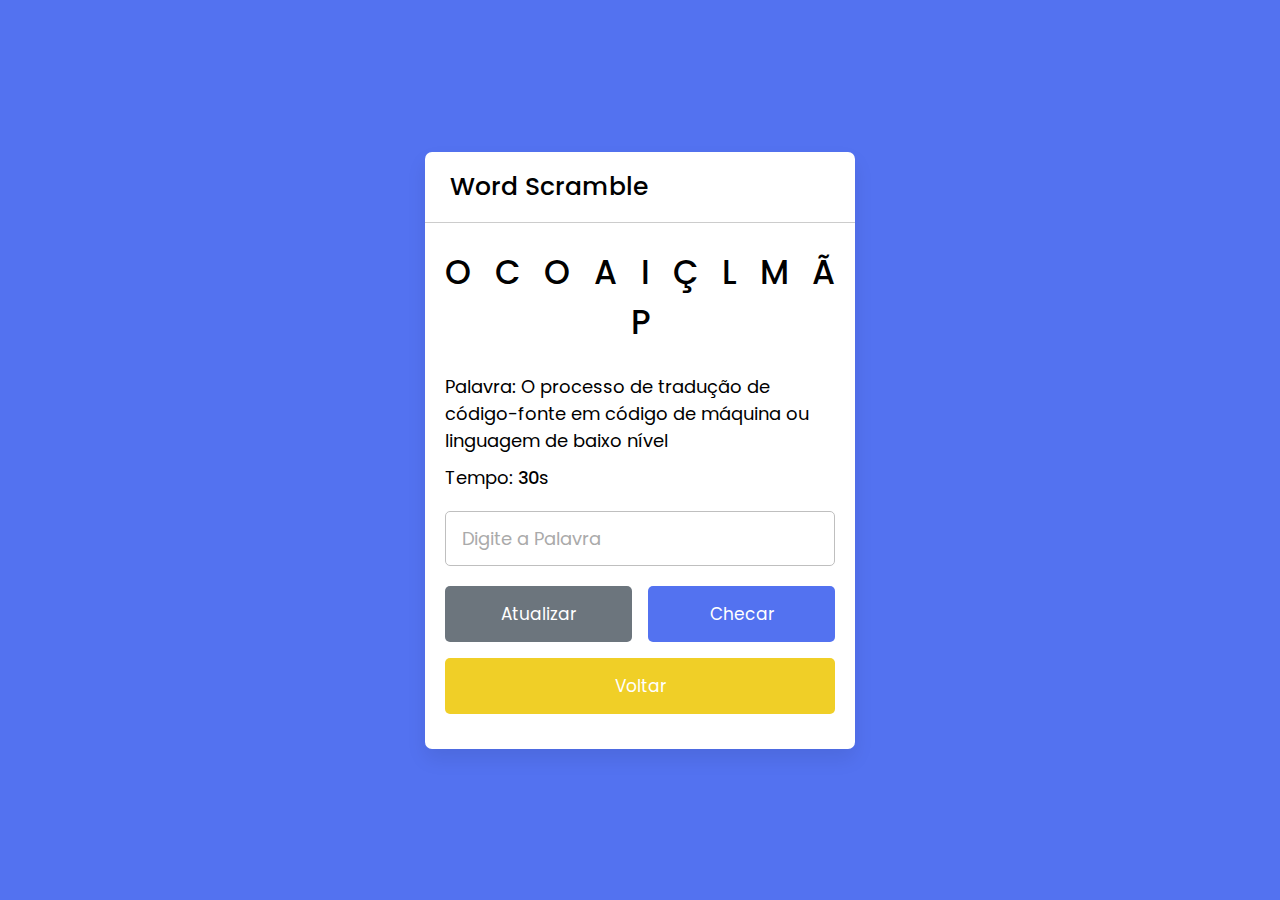
<file: index.html>
<!DOCTYPE html>
<html lang="pt-BR" dir="ltr">
  <head>
    <meta charset="utf-8">
    <title>Word Scramble</title>
    <link rel="stylesheet" href="./assets/css/style.css">
    <meta name="viewport" content="width=device-width, initial-scale=1.0">
    <script src="./assets/js/words.js" defer></script>
    <script src="./assets/js/script.js" defer></script>
  </head>
  <body>
    <div class="container">
        <h2>Word Scramble</h2>
        <div class="content">
            <p class="word"></p>
            <div class="details">
                <p class="hint">Palavra: <span></span></p>
                <p class="time">Tempo: <span><b>30</b>s</span></p>
            </div>
            <input type="text" spellcheck="false" placeholder="Digite a Palavra">
            <div class="buttons">
                <button class="refresh-word">Atualizar</button>
                <button class="check-word">Checar</button>
            </div>
            <button onclick="goToCode()" class="back-code">Voltar</button>
        </div>
    </div>
  </body>
</html>
</file>
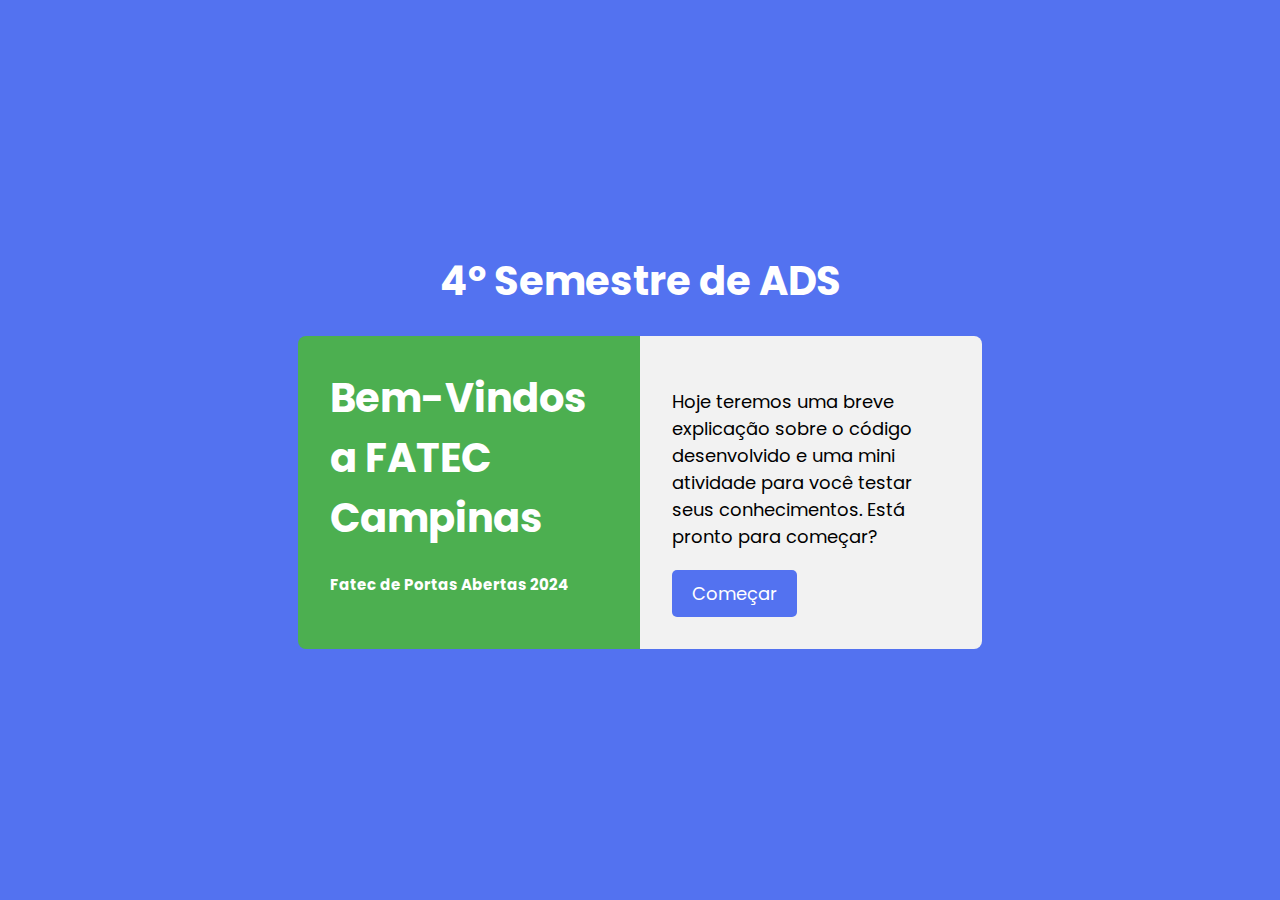
<file: home.html>
<!DOCTYPE html>
<html lang="pt-BR">
<head>
    <meta charset="UTF-8">
    <meta name="viewport" content="width=device-width, initial-scale=1.0">
    <title>FATEC Campinas - Portas Abertas</title>
    <link rel="stylesheet" href="./assets/css/style_home.css">
    <script>
        function goToCode() {
            window.location.href = 'qbrcb.html';
        }
    </script>
</head>
<body>
    <div class="outer-container">
        <h1>4º Semestre de ADS</h1> <br>
        <div class="container-info">
            <div class="container">
                <div class="left">
                    <h1>Bem-Vindos a FATEC Campinas</h1> <br>
                    <h2>Fatec de Portas Abertas 2024</h2>
                </div>
                <div class="right">
                    <p>Hoje teremos uma breve explicação sobre o código desenvolvido e uma mini atividade para você testar seus conhecimentos. Está pronto para começar?</p>
                    <button onclick="goToCode()">Começar</button>
                </div>
            </div>
        </div>       
    </div>
</body>
</html>
</file>
<file: assets/css/style.css>
/* Import Google font - Poppins */
@import url('https://fonts.googleapis.com/css2?family=Poppins:wght@400;500;600&display=swap');

:root {
  --primary-color: #5372F0;
  --secondary-color: #fff;
  --text-color: #000;
  --input-border-color: #bfbfbf;
  --input-placeholder-color: #aaa;
  --button-background: #6C757D;
  --button-hover-background: #5f666d;
  --button-primary-background: #5372F0;
  --button-primary-hover-background: #2c52ed;
  --back-code-background: rgb(240, 207, 39);
  --back-code-hover-background: rgb(210, 180, 30);
  --box-shadow-color: rgba(0,0,0,0.08);
}

* {
  margin: 0;
  padding: 0;
  box-sizing: border-box;
  font-family: 'Poppins', sans-serif;
}

body {
  display: flex;
  padding: 0 10px;
  align-items: center;
  justify-content: center;
  min-height: 100vh;
  background: var(--primary-color);
}

.container {
  margin: 1rem;
  width: 430px;
  border-radius: 7px;
  background: var(--secondary-color);
  box-shadow: 0 10px 20px var(--box-shadow-color);
}

.container h2 {
  font-size: 25px;
  font-weight: 500;
  padding: 16px 25px;
  border-bottom: 1px solid #ccc;
}

.container .content {
  margin: 25px 20px 35px;
}

.content .word {
  user-select: none;
  font-size: 33px;
  font-weight: 500;
  text-align: center;
  letter-spacing: 24px;
  margin-right: -24px;
  word-break: break-all;
  text-transform: uppercase;
}

.content .details {
  margin: 25px 0 20px;
}

.details p {
  font-size: 18px;
  margin-bottom: 10px;
}

.details p b {
  font-weight: 500;
}

.content input {
  width: 100%;
  height: 55px;
  outline: none;
  padding: 0 16px;
  font-size: 18px;
  border-radius: 5px;
  border: 1px solid var(--input-border-color);
}

.content input:focus {
  box-shadow: 0px 2px 4px var(--box-shadow-color);
}

.content input::placeholder {
  color: var(--input-placeholder-color);
}

.content input:focus::placeholder {
  color: var(--input-border-color);
}

.content .buttons {
  display: flex;
  margin-top: 20px;
  justify-content: space-between;
}

.buttons button {
  border: none;
  outline: none;
  color: var(--secondary-color);
  cursor: pointer;
  padding: 15px 0;
  font-size: 17px;
  border-radius: 5px;
  width: calc(100% / 2 - 8px);
  transition: all 0.3s ease;
}

.buttons button:active {
  transform: scale(0.97);
}

.buttons .refresh-word {
  background: var(--button-background);
}

.buttons .refresh-word:hover {
  background: var(--button-hover-background);
}

.buttons .check-word {
  background: var(--button-primary-background);
}

.buttons .check-word:hover {
  background: var(--button-primary-hover-background);
}

.back-code {
  margin-top: 1rem;
  border: none;
  outline: none;
  color: var(--secondary-color);
  cursor: pointer;
  padding: 15px 0;
  font-size: 17px;
  border-radius: 5px;
  width: 100%;
  transition: all 0.3s ease;
  background-color: var(--back-code-background);
}

.back-code:hover {
  background-color: var(--back-code-hover-background);
}

@media screen and (max-width: 470px) {
  .container h2 {
    font-size: 22px;
    padding: 13px 20px;
  }

  .content .word {
    font-size: 30px;
    letter-spacing: 20px;
    margin-right: -20px;
  }

  .container .content {
    margin: 20px 20px 30px;
  }

  .details p {
    font-size: 16px;
    margin-bottom: 8px;
  }

  .content input {
    height: 55px;
    font-size: 17px;
  }

  .buttons button {
    padding: 14px 0;
    font-size: 16px;
    width: calc(100% / 2 - 7px);
  }
}
</file>
<file: assets/css/style_home.css>
/* Import Google font - Poppins */
@import url('https://fonts.googleapis.com/css2?family=Poppins:wght@400;500;600&display=swap');

/* Reset */
* {
  margin: 0;
  padding: 0;
  box-sizing: border-box;
  font-family: 'Poppins', sans-serif;
}

/* Body */
body {
  display: flex;
  padding: 0 10px;
  align-items: center;
  justify-content: center;
  min-height: 100vh;
  background: #5372F0;
  text-align: center;
}

/* Outer Container */
.outer-container {
  width: calc(100% - 40px); 
  max-width: 800px;
  margin: 0 auto;
  padding: 20px;
  box-sizing: border-box;
}

/* Container Info */
.container-info {
  display: flex;
  justify-content: center;
  align-items: center;
  text-align: center; 
}

/* Main Container */
.container {
  display: flex;
  width: 90%;
  max-width: 800px;
}

/* Left and Right Sections */
.left, .right {
  flex: 1;
  display: block;
  justify-content: center;
  align-items: center;
  text-align: start;
  padding: 2rem;
}

.left {
  background-color: #4CAF50;
  color: white;
  border-radius: 8px 0px 0px 8px;
}

.right {
  background-color: #f2f2f2; 
  border-radius: 0px 8px 8px 0px;
}

/* Headings */
h1 {
  font-size: 40px;
  color: white;
}

h2 {
  font-size: 15px;
}

/* Paragraph in Right Section */
.right p {
  font-size: 18px;
  padding: 20px 0px 20px 0px;
}

/* Button Styles */
button {
  background-color: #5372F0; /* Cor de fundo azul */
  color: white;
  border: none;
  padding: 10px 20px;
  font-size: 18px;
  cursor: pointer;
  transition: 0.3s ease;
  border-radius: 5px;
}

button:hover {
  background-color: #2c52ed; /* Cor de fundo azul escuro ao passar o mouse */
}

/* Media Query for Small Screens */
@media only screen and (max-width: 600px) {
  .container {
    flex-direction: column; /* Alterado para uma coluna em telas menores */
    margin: 0 auto; /* Centralizar o container */
  }

  .left, .right {
    padding: 1rem;
  }

  .left {
    border-radius: 8px 8px 0px 0px;
  }

  .right {
    border-radius: 0px 0px 8px 8px;
  }

  h1 {
    font-size: 30px;
  }

  h2 {
    font-size: 14px;
  }
}
</file>
